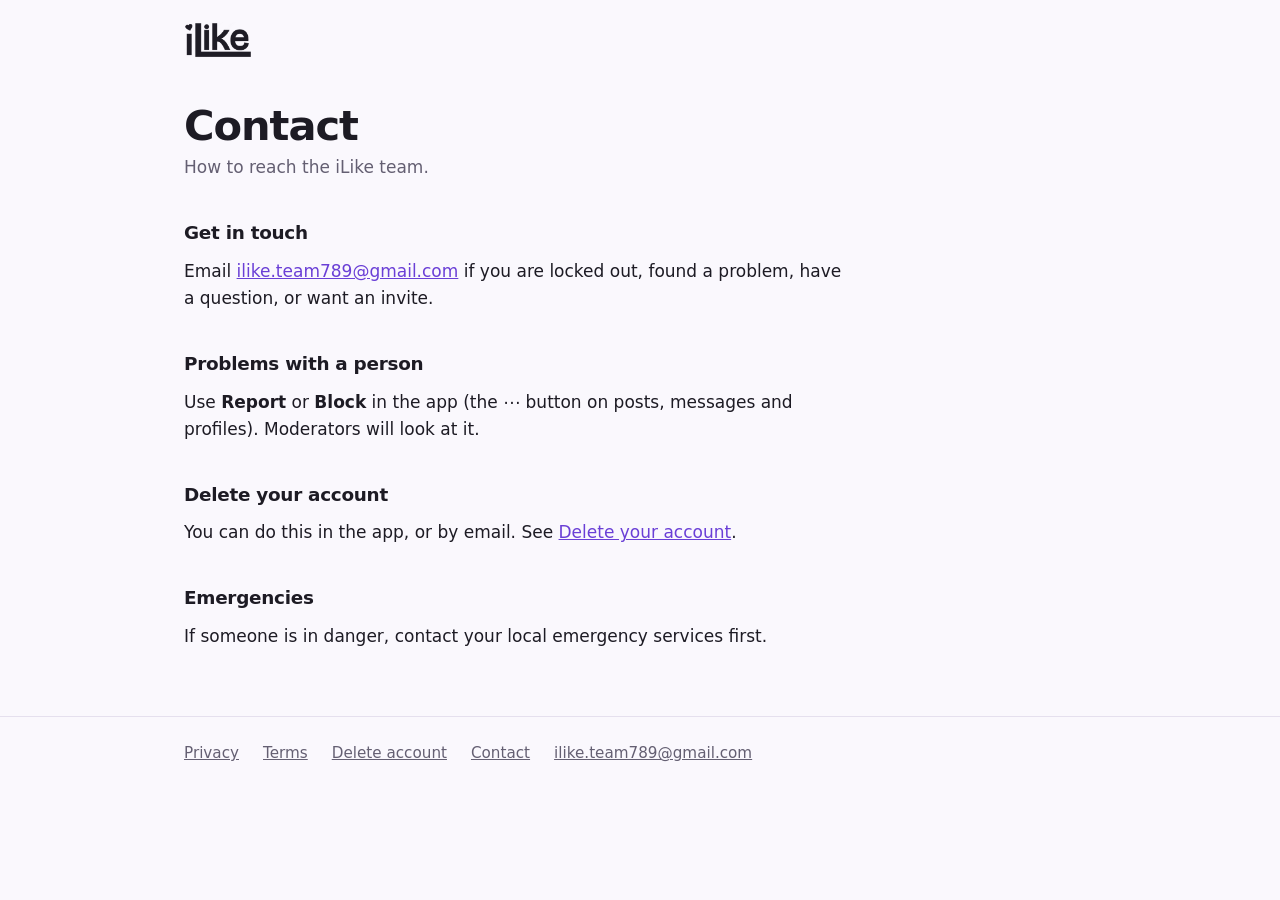
<file: contact.html>
<!DOCTYPE html>
<html lang="en">
<head>
<meta charset="UTF-8">
<meta name="viewport" content="width=device-width, initial-scale=1">
<title>Contact · iLike</title>
<meta name="description" content="How to reach the iLike team, report a problem, or get help.">
<link rel="icon" href="assets/favicon.svg" type="image/svg+xml">
<link rel="icon" href="assets/favicon-32.png" sizes="32x32" type="image/png">
<link rel="apple-touch-icon" href="assets/apple-touch-icon.png">
<link rel="stylesheet" href="style.css">
</head>
<body>
<header><div class="wrap"><a class="brand" href="./" aria-label="iLike home"><img class="logo logo-d" src="assets/logo-d.png" width="68" height="36" alt="iLike"><img class="logo logo-w" src="assets/logo-w.png" width="68" height="36" alt="iLike"></a></div></header>
<main><div class="page"><div class="wrap">
<h1>Contact</h1>
<p class="sub">How to reach the iLike team.</p>
<div class="prose">
    <h2>Get in touch</h2>
    <p>Email <a href="mailto:ilike.team789@gmail.com">ilike.team789@gmail.com</a> if you are locked out, found a problem, have a question, or want an invite.</p>

    <h2>Problems with a person</h2>
    <p>Use <strong>Report</strong> or <strong>Block</strong> in the app (the ⋯ button on posts, messages and profiles). Moderators will look at it.</p>

    <h2>Delete your account</h2>
    <p>You can do this in the app, or by email. See <a href="delete-account.html">Delete your account</a>.</p>

    <h2>Emergencies</h2>
    <p>If someone is in danger, contact your local emergency services first.</p>
</div>
</div></div></main>
<footer><div class="wrap">
<a href="privacy.html">Privacy</a><a href="terms.html">Terms</a><a href="delete-account.html">Delete account</a><a href="contact.html">Contact</a><a href="mailto:ilike.team789@gmail.com">ilike.team789@gmail.com</a>
</div></footer>
</body>
</html>
</file>
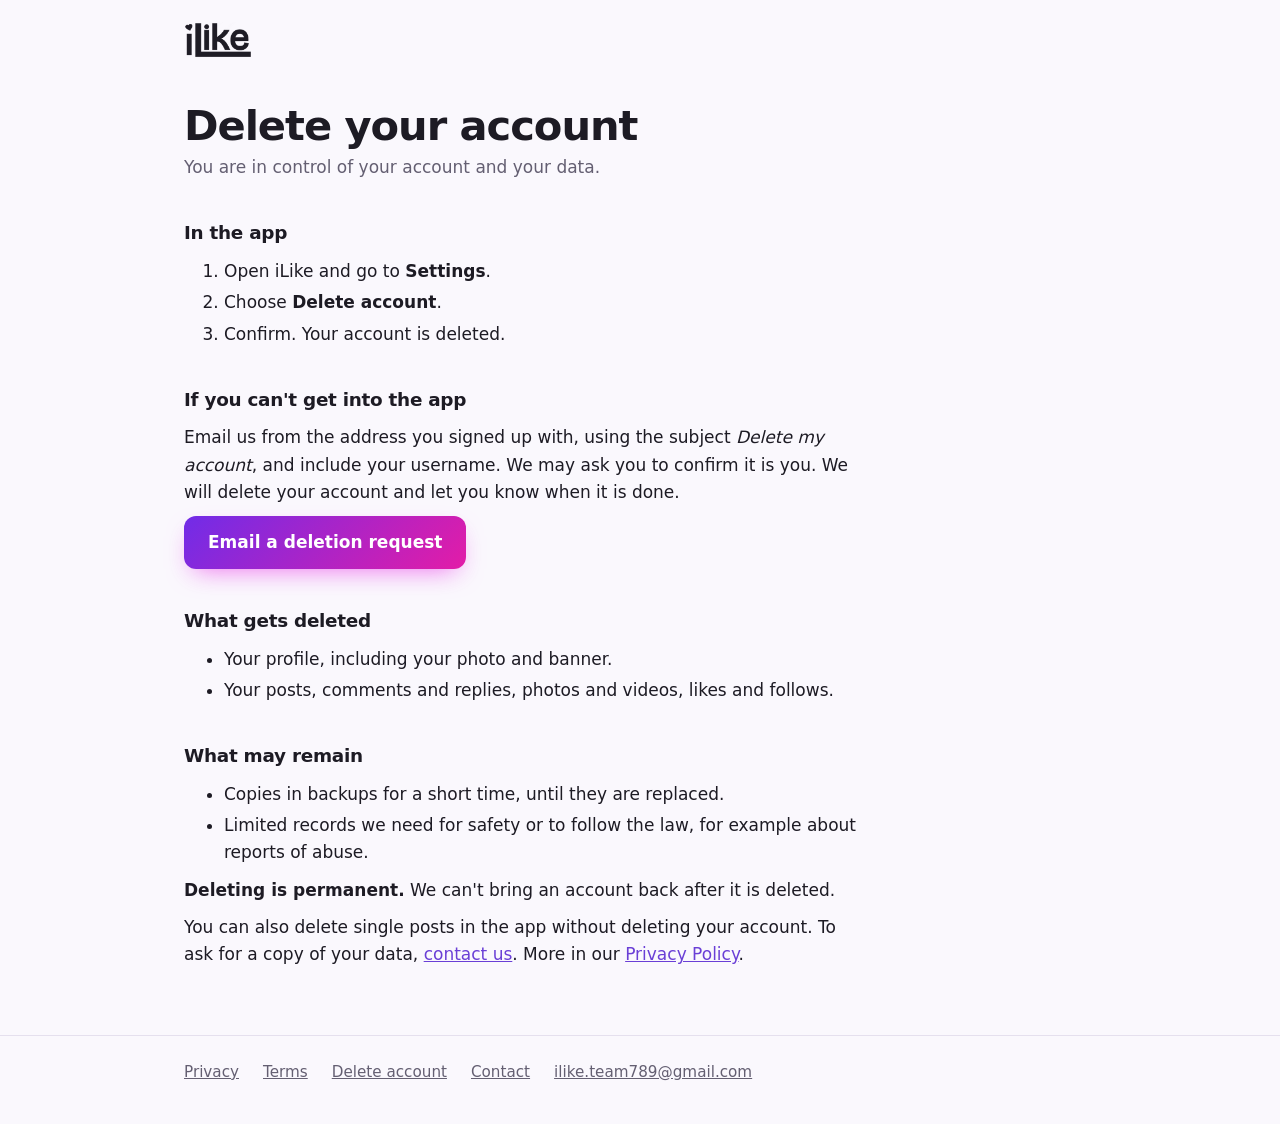
<file: delete-account.html>
<!DOCTYPE html>
<html lang="en">
<head>
<meta charset="UTF-8">
<meta name="viewport" content="width=device-width, initial-scale=1">
<title>Delete your account · iLike</title>
<meta name="description" content="How to delete your iLike account and data.">
<link rel="icon" href="assets/favicon.svg" type="image/svg+xml">
<link rel="icon" href="assets/favicon-32.png" sizes="32x32" type="image/png">
<link rel="apple-touch-icon" href="assets/apple-touch-icon.png">
<link rel="stylesheet" href="style.css">
</head>
<body>
<header><div class="wrap"><a class="brand" href="./" aria-label="iLike home"><img class="logo logo-d" src="assets/logo-d.png" width="68" height="36" alt="iLike"><img class="logo logo-w" src="assets/logo-w.png" width="68" height="36" alt="iLike"></a></div></header>
<main><div class="page"><div class="wrap">
<h1>Delete your account</h1>
<p class="sub">You are in control of your account and your data.</p>
<div class="prose">
    <h2>In the app</h2>
    <ol>
      <li>Open iLike and go to <strong>Settings</strong>.</li>
      <li>Choose <strong>Delete account</strong>.</li>
      <li>Confirm. Your account is deleted.</li>
    </ol>

    <h2>If you can't get into the app</h2>
    <p>Email us from the address you signed up with, using the subject <em>Delete my account</em>, and include your username. We may ask you to confirm it is you. We will delete your account and let you know when it is done.</p>
    <p><a class="btn" href="mailto:ilike.team789@gmail.com?subject=Delete%20my%20account&amp;body=My%20username%3A%20">Email a deletion request</a></p>

    <h2>What gets deleted</h2>
    <ul>
      <li>Your profile, including your photo and banner.</li>
      <li>Your posts, comments and replies, photos and videos, likes and follows.</li>
    </ul>

    <h2>What may remain</h2>
    <ul>
      <li>Copies in backups for a short time, until they are replaced.</li>
      <li>Limited records we need for safety or to follow the law, for example about reports of abuse.</li>
    </ul>
    <p><strong>Deleting is permanent.</strong> We can't bring an account back after it is deleted.</p>
    <p>You can also delete single posts in the app without deleting your account. To ask for a copy of your data, <a href="mailto:ilike.team789@gmail.com?subject=Privacy">contact us</a>. More in our <a href="privacy.html">Privacy Policy</a>.</p>
</div>
</div></div></main>
<footer><div class="wrap">
<a href="privacy.html">Privacy</a><a href="terms.html">Terms</a><a href="delete-account.html">Delete account</a><a href="contact.html">Contact</a><a href="mailto:ilike.team789@gmail.com">ilike.team789@gmail.com</a>
</div></footer>
</body>
</html>
</file>
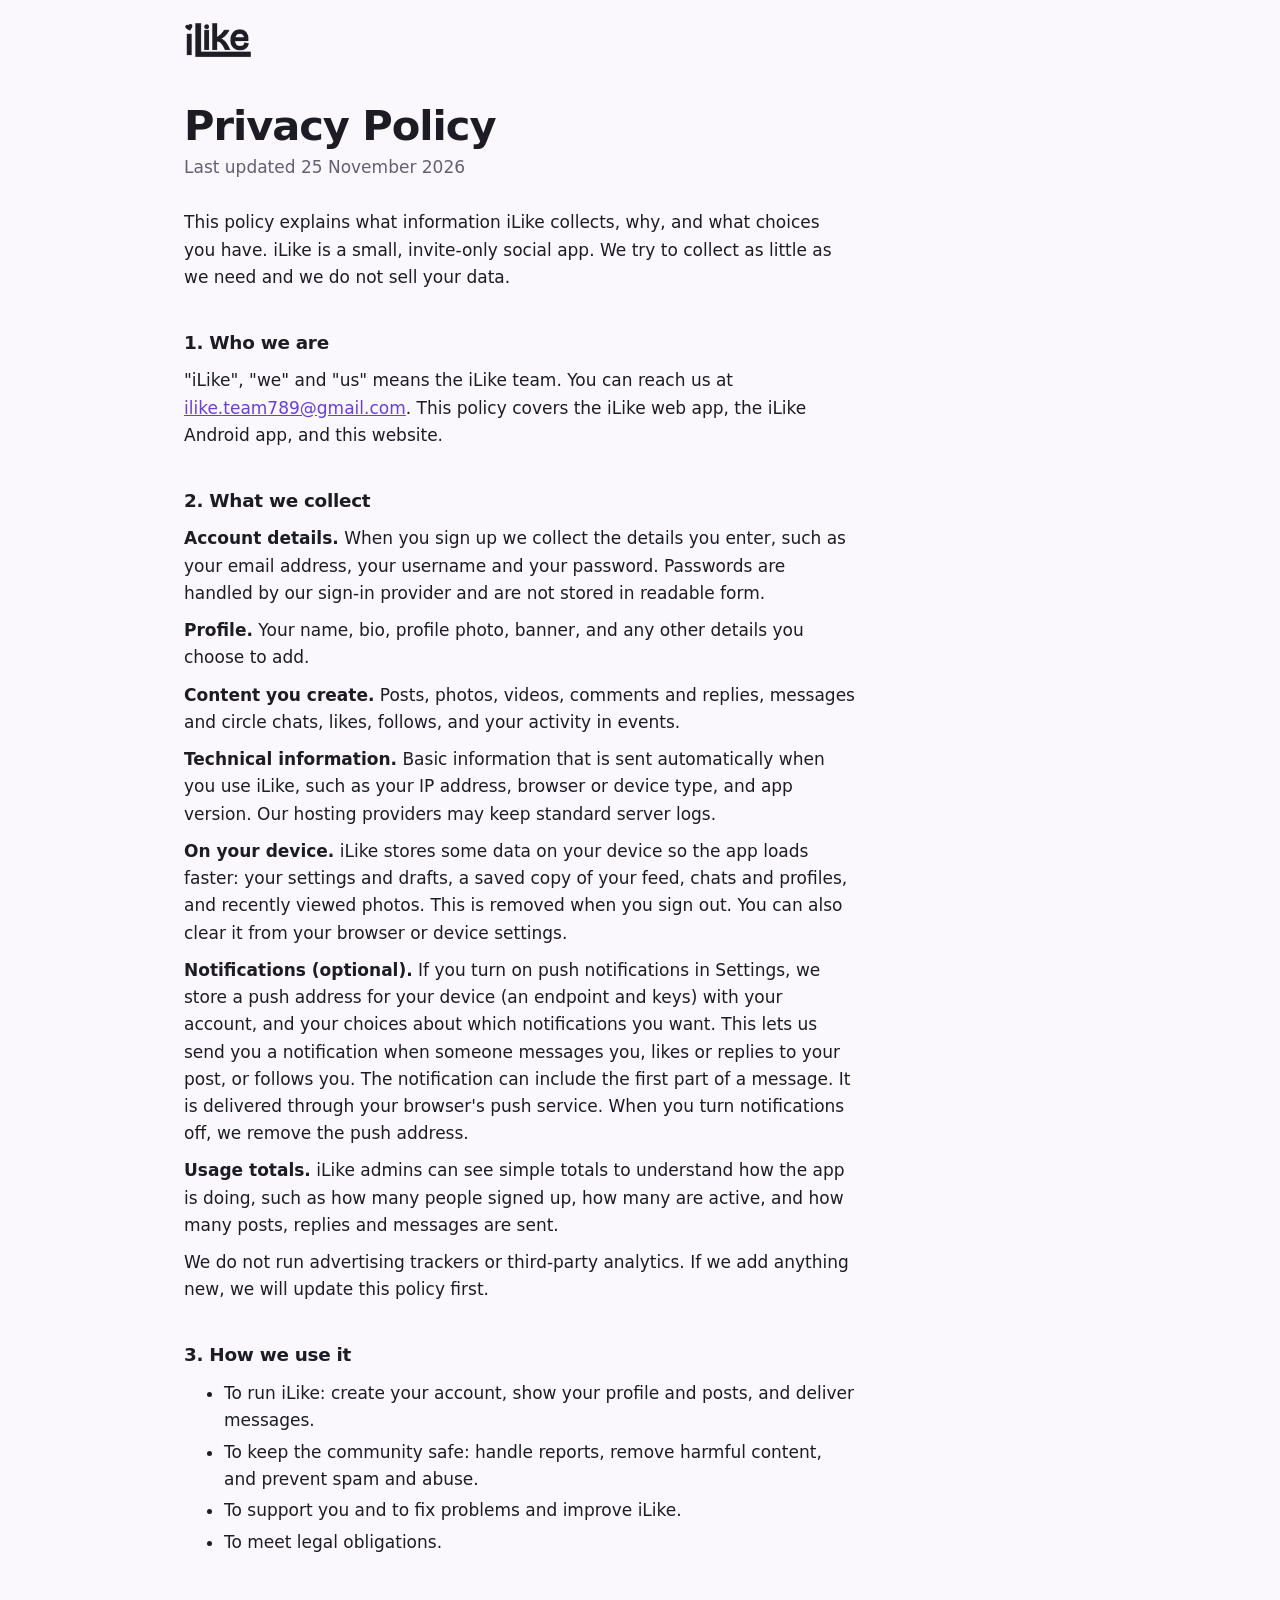
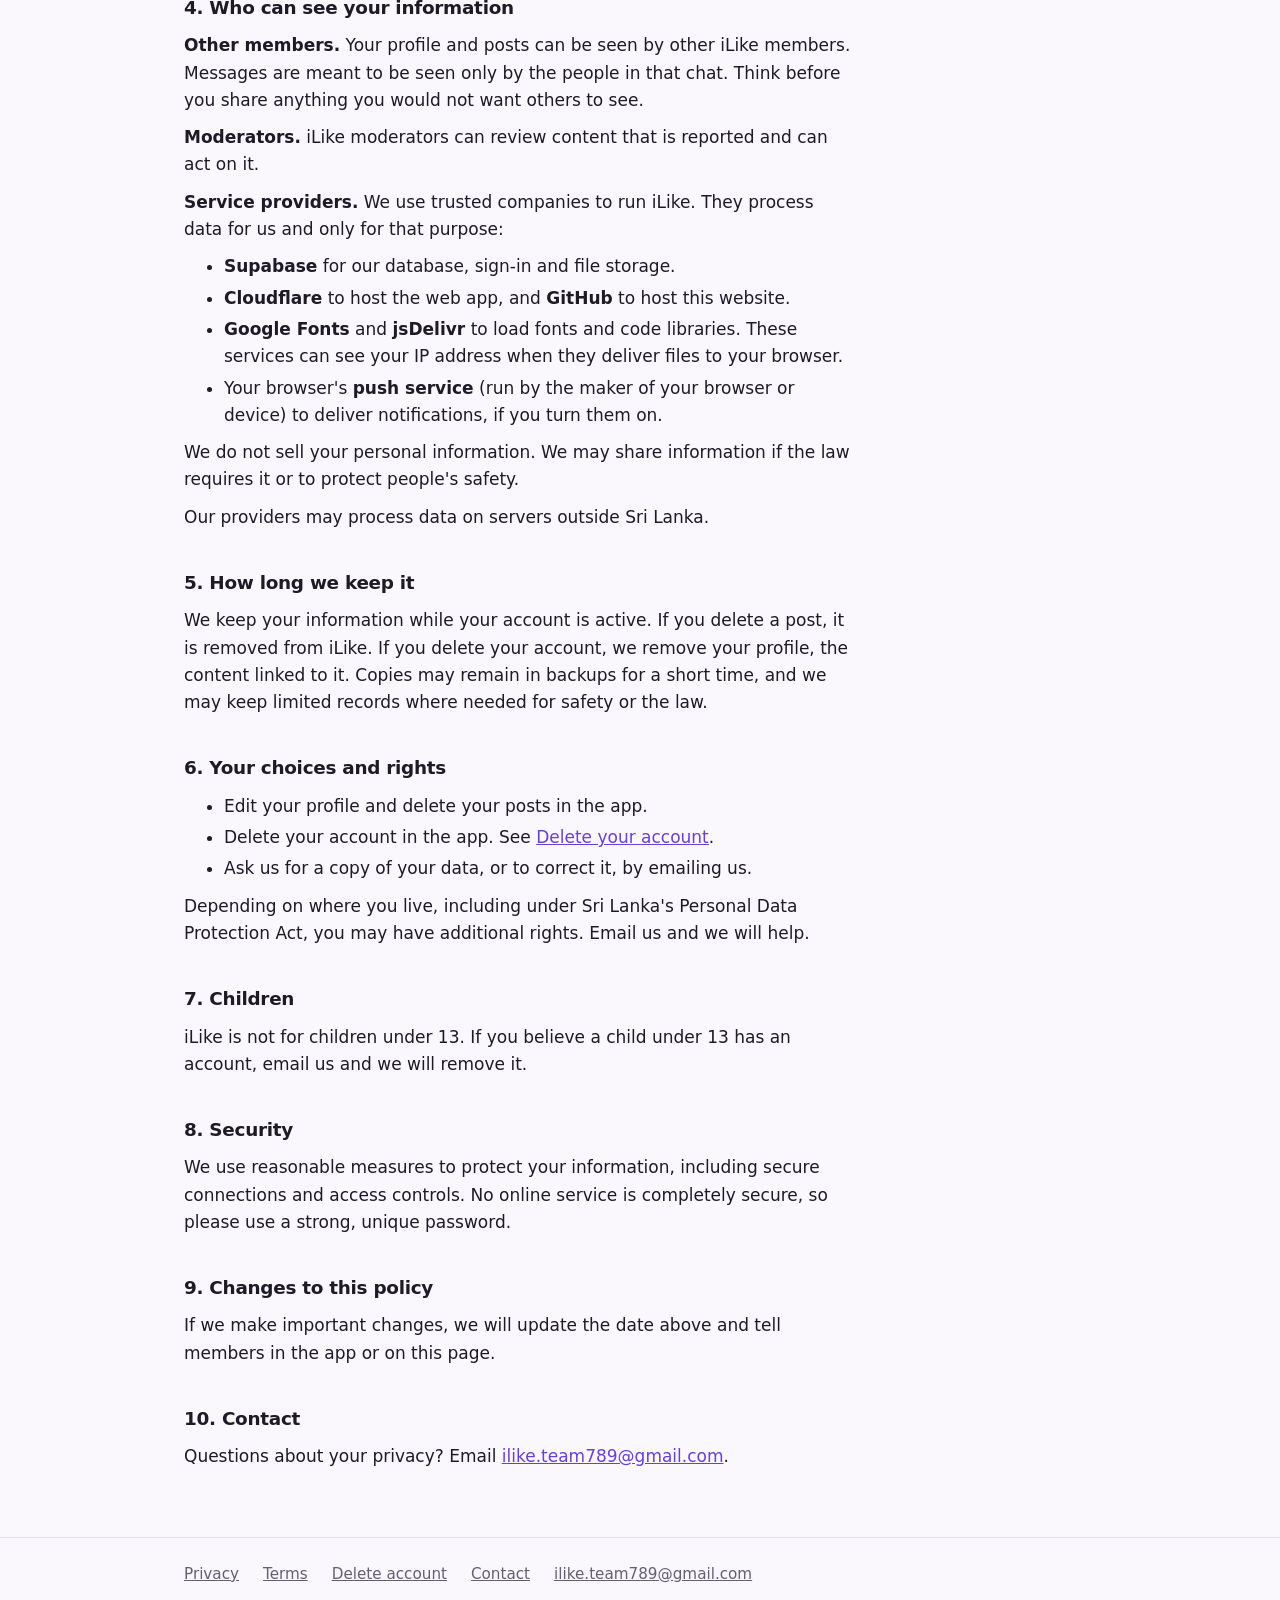
<file: privacy.html>
<!DOCTYPE html>
<html lang="en">
<head>
<meta charset="UTF-8">
<meta name="viewport" content="width=device-width, initial-scale=1">
<title>Privacy Policy · iLike</title>
<meta name="description" content="What iLike collects, why, and your choices.">
<link rel="icon" href="assets/favicon.svg" type="image/svg+xml">
<link rel="icon" href="assets/favicon-32.png" sizes="32x32" type="image/png">
<link rel="apple-touch-icon" href="assets/apple-touch-icon.png">
<link rel="stylesheet" href="style.css">
</head>
<body>
<header><div class="wrap"><a class="brand" href="./" aria-label="iLike home"><img class="logo logo-d" src="assets/logo-d.png" width="68" height="36" alt="iLike"><img class="logo logo-w" src="assets/logo-w.png" width="68" height="36" alt="iLike"></a></div></header>
<main><div class="page"><div class="wrap">
<h1>Privacy Policy</h1>
<p class="sub">Last updated 25 November 2026</p>
<div class="prose">
    <p>This policy explains what information iLike collects, why, and what choices you have. iLike is a small, invite-only social app. We try to collect as little as we need and we do not sell your data.</p>

    <h2>1. Who we are</h2>
    <p>"iLike", "we" and "us" means the iLike team. You can reach us at <a href="mailto:ilike.team789@gmail.com">ilike.team789@gmail.com</a>. This policy covers the iLike web app, the iLike Android app, and this website.</p>

    <h2>2. What we collect</h2>
    <p><strong>Account details.</strong> When you sign up we collect the details you enter, such as your email address, your username and your password. Passwords are handled by our sign-in provider and are not stored in readable form.</p>
    <p><strong>Profile.</strong> Your name, bio, profile photo, banner, and any other details you choose to add.</p>
    <p><strong>Content you create.</strong> Posts, photos, videos, comments and replies, messages and circle chats, likes, follows, and your activity in events.</p>
    <p><strong>Technical information.</strong> Basic information that is sent automatically when you use iLike, such as your IP address, browser or device type, and app version. Our hosting providers may keep standard server logs.</p>
    <p><strong>On your device.</strong> iLike stores some data on your device so the app loads faster: your settings and drafts, a saved copy of your feed, chats and profiles, and recently viewed photos. This is removed when you sign out. You can also clear it from your browser or device settings.</p>
    <p><strong>Notifications (optional).</strong> If you turn on push notifications in Settings, we store a push address for your device (an endpoint and keys) with your account, and your choices about which notifications you want. This lets us send you a notification when someone messages you, likes or replies to your post, or follows you. The notification can include the first part of a message. It is delivered through your browser's push service. When you turn notifications off, we remove the push address.</p>
    <p><strong>Usage totals.</strong> iLike admins can see simple totals to understand how the app is doing, such as how many people signed up, how many are active, and how many posts, replies and messages are sent.</p>
    <p>We do not run advertising trackers or third-party analytics. If we add anything new, we will update this policy first.</p>

    <h2>3. How we use it</h2>
    <ul>
      <li>To run iLike: create your account, show your profile and posts, and deliver messages.</li>
      <li>To keep the community safe: handle reports, remove harmful content, and prevent spam and abuse.</li>
      <li>To support you and to fix problems and improve iLike.</li>
      <li>To meet legal obligations.</li>
    </ul>

    <h2>4. Who can see your information</h2>
    <p><strong>Other members.</strong> Your profile and posts can be seen by other iLike members. Messages are meant to be seen only by the people in that chat. Think before you share anything you would not want others to see.</p>
    <p><strong>Moderators.</strong> iLike moderators can review content that is reported and can act on it.</p>
    <p><strong>Service providers.</strong> We use trusted companies to run iLike. They process data for us and only for that purpose:</p>
    <ul>
      <li><strong>Supabase</strong> for our database, sign-in and file storage.</li>
      <li><strong>Cloudflare</strong> to host the web app, and <strong>GitHub</strong> to host this website.</li>
      <li><strong>Google Fonts</strong> and <strong>jsDelivr</strong> to load fonts and code libraries. These services can see your IP address when they deliver files to your browser.</li>
      <li>Your browser's <strong>push service</strong> (run by the maker of your browser or device) to deliver notifications, if you turn them on.</li>
    </ul>
    <p>We do not sell your personal information. We may share information if the law requires it or to protect people's safety.</p>
    <p>Our providers may process data on servers outside Sri Lanka.</p>

    <h2>5. How long we keep it</h2>
    <p>We keep your information while your account is active. If you delete a post, it is removed from iLike. If you delete your account, we remove your profile, the content linked to it. Copies may remain in backups for a short time, and we may keep limited records where needed for safety or the law.</p>

    <h2>6. Your choices and rights</h2>
    <ul>
      <li>Edit your profile and delete your posts in the app.</li>
      <li>Delete your account in the app. See <a href="delete-account.html">Delete your account</a>.</li>
      <li>Ask us for a copy of your data, or to correct it, by emailing us.</li>
    </ul>
    <p>Depending on where you live, including under Sri Lanka's Personal Data Protection Act, you may have additional rights. Email us and we will help.</p>

    <h2>7. Children</h2>
    <p>iLike is not for children under 13. If you believe a child under 13 has an account, email us and we will remove it.</p>

    <h2>8. Security</h2>
    <p>We use reasonable measures to protect your information, including secure connections and access controls. No online service is completely secure, so please use a strong, unique password.</p>

    <h2>9. Changes to this policy</h2>
    <p>If we make important changes, we will update the date above and tell members in the app or on this page.</p>

    <h2>10. Contact</h2>
    <p>Questions about your privacy? Email <a href="mailto:ilike.team789@gmail.com">ilike.team789@gmail.com</a>.</p>
</div>
</div></div></main>
<footer><div class="wrap">
<a href="privacy.html">Privacy</a><a href="terms.html">Terms</a><a href="delete-account.html">Delete account</a><a href="contact.html">Contact</a><a href="mailto:ilike.team789@gmail.com">ilike.team789@gmail.com</a>
</div></footer>
</body>
</html>
</file>
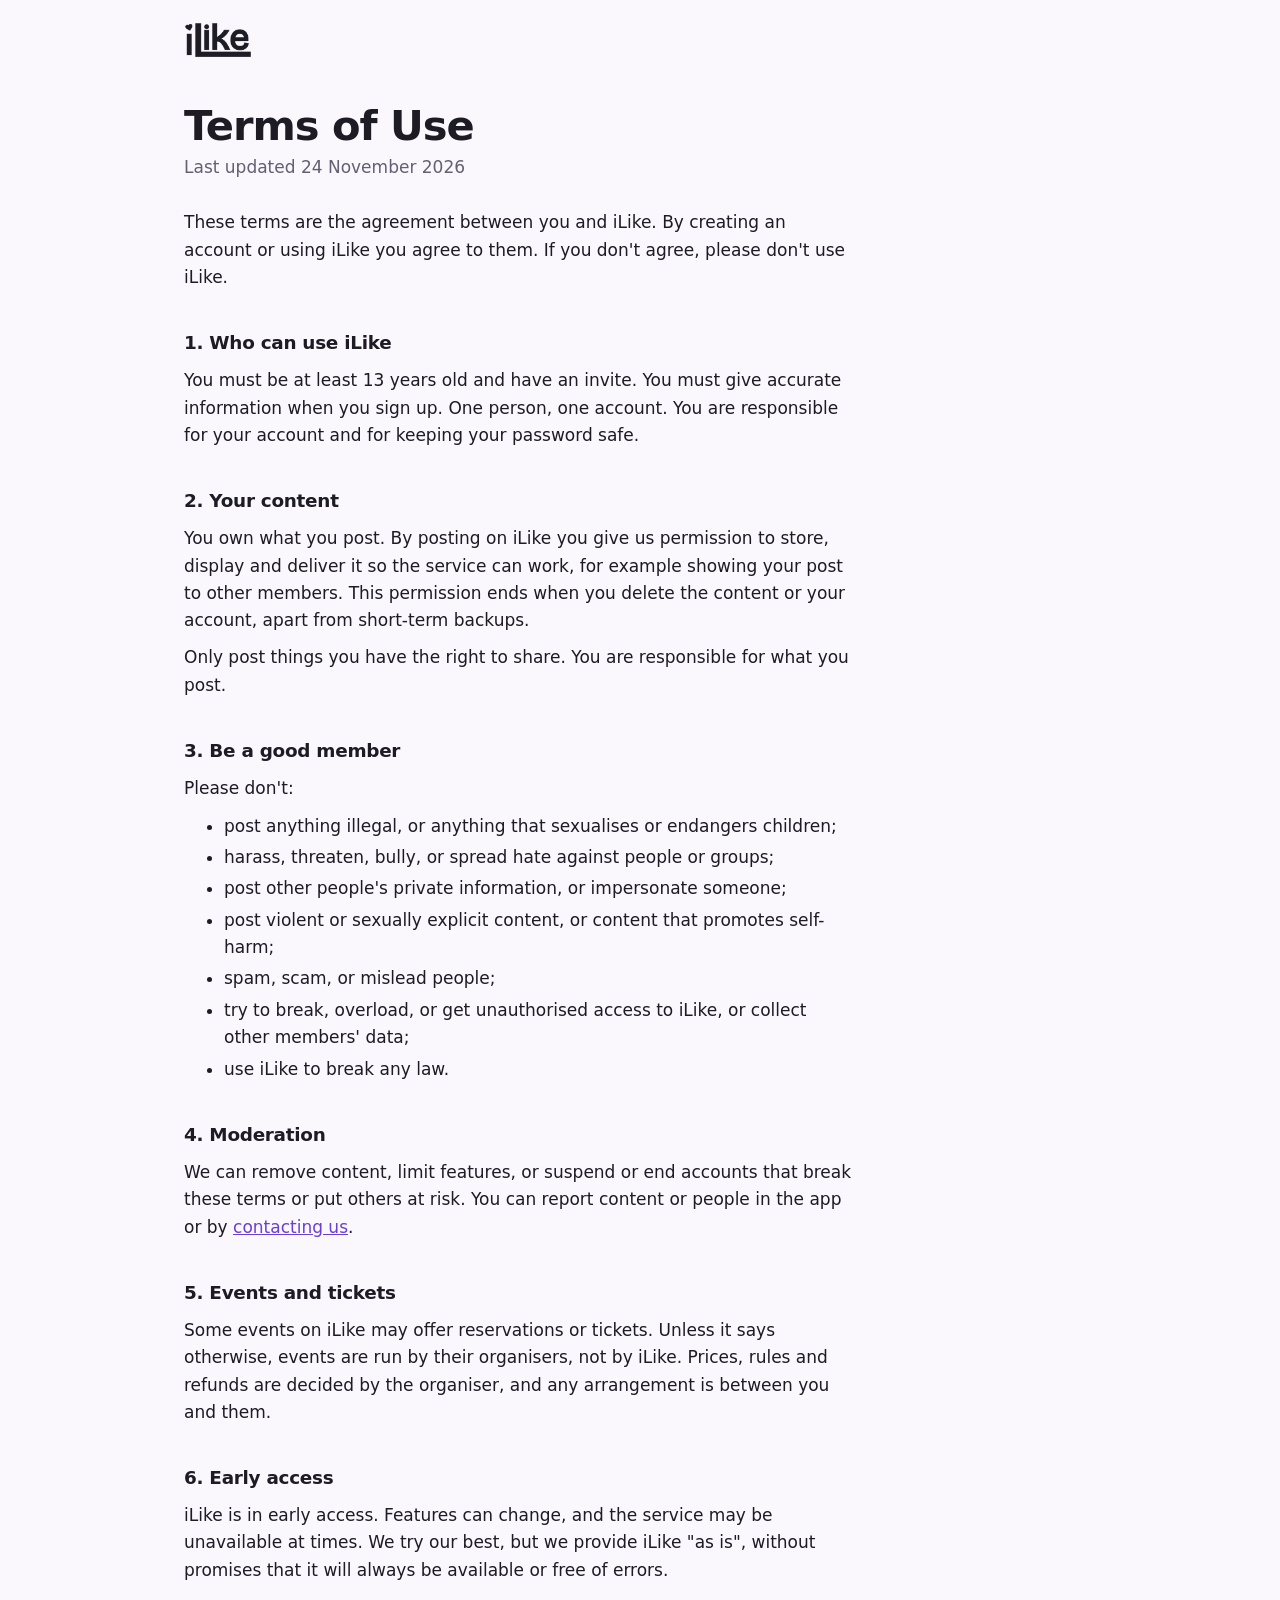
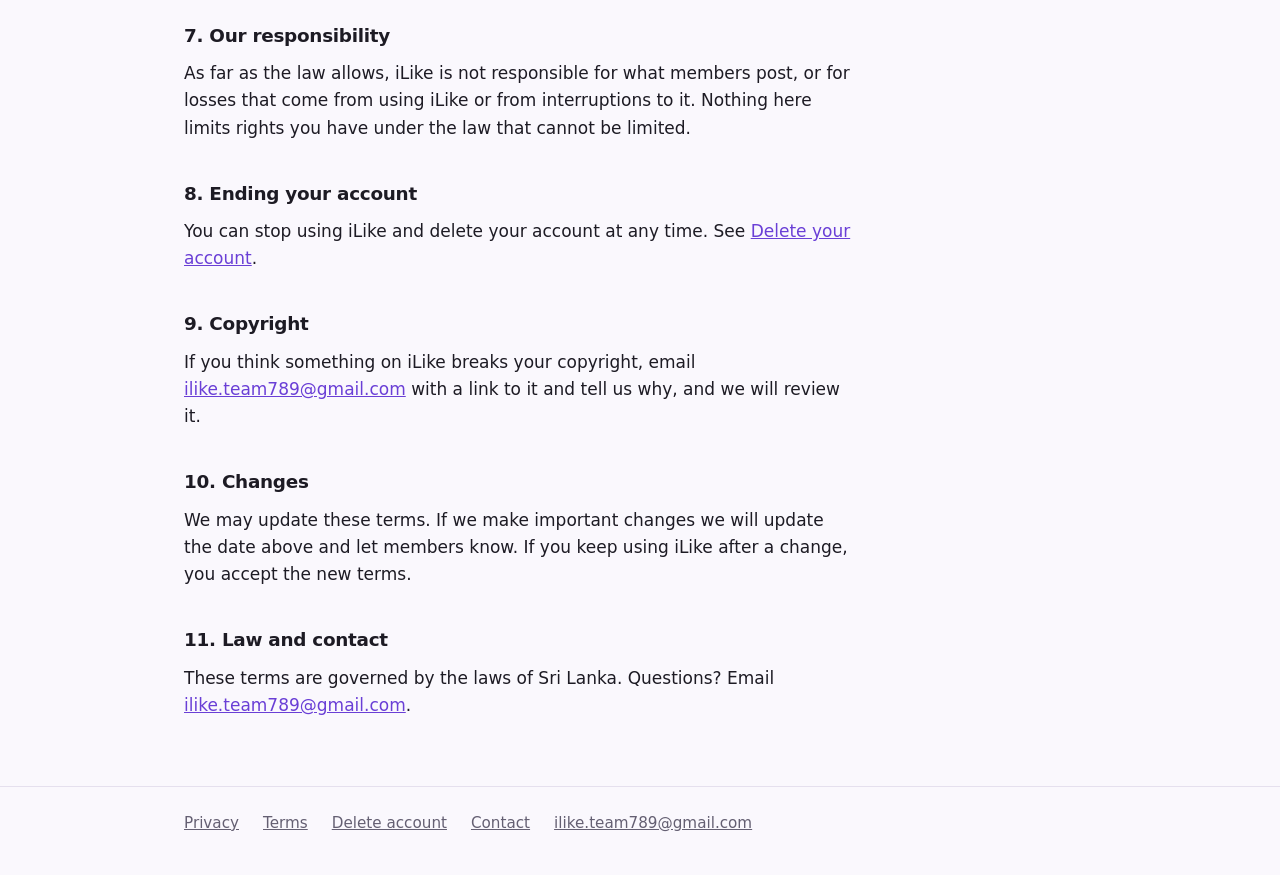
<file: terms.html>
<!DOCTYPE html>
<html lang="en">
<head>
<meta charset="UTF-8">
<meta name="viewport" content="width=device-width, initial-scale=1">
<title>Terms of Use · iLike</title>
<meta name="description" content="The agreement for using iLike.">
<link rel="icon" href="assets/favicon.svg" type="image/svg+xml">
<link rel="icon" href="assets/favicon-32.png" sizes="32x32" type="image/png">
<link rel="apple-touch-icon" href="assets/apple-touch-icon.png">
<link rel="stylesheet" href="style.css">
</head>
<body>
<header><div class="wrap"><a class="brand" href="./" aria-label="iLike home"><img class="logo logo-d" src="assets/logo-d.png" width="68" height="36" alt="iLike"><img class="logo logo-w" src="assets/logo-w.png" width="68" height="36" alt="iLike"></a></div></header>
<main><div class="page"><div class="wrap">
<h1>Terms of Use</h1>
<p class="sub">Last updated 24 November 2026</p>
<div class="prose">
    <p>These terms are the agreement between you and iLike. By creating an account or using iLike you agree to them. If you don't agree, please don't use iLike.</p>

    <h2>1. Who can use iLike</h2>
    <p>You must be at least 13 years old and have an invite. You must give accurate information when you sign up. One person, one account. You are responsible for your account and for keeping your password safe.</p>

    <h2>2. Your content</h2>
    <p>You own what you post. By posting on iLike you give us permission to store, display and deliver it so the service can work, for example showing your post to other members. This permission ends when you delete the content or your account, apart from short-term backups.</p>
    <p>Only post things you have the right to share. You are responsible for what you post.</p>

    <h2>3. Be a good member</h2>
    <p>Please don't:</p>
    <ul>
      <li>post anything illegal, or anything that sexualises or endangers children;</li>
      <li>harass, threaten, bully, or spread hate against people or groups;</li>
      <li>post other people's private information, or impersonate someone;</li>
      <li>post violent or sexually explicit content, or content that promotes self-harm;</li>
      <li>spam, scam, or mislead people;</li>
      <li>try to break, overload, or get unauthorised access to iLike, or collect other members' data;</li>
      <li>use iLike to break any law.</li>
    </ul>

    <h2>4. Moderation</h2>
    <p>We can remove content, limit features, or suspend or end accounts that break these terms or put others at risk. You can report content or people in the app or by <a href="mailto:ilike.team789@gmail.com?subject=Report">contacting us</a>.</p>

    <h2>5. Events and tickets</h2>
    <p>Some events on iLike may offer reservations or tickets. Unless it says otherwise, events are run by their organisers, not by iLike. Prices, rules and refunds are decided by the organiser, and any arrangement is between you and them.</p>

    <h2>6. Early access</h2>
    <p>iLike is in early access. Features can change, and the service may be unavailable at times. We try our best, but we provide iLike "as is", without promises that it will always be available or free of errors.</p>

    <h2>7. Our responsibility</h2>
    <p>As far as the law allows, iLike is not responsible for what members post, or for losses that come from using iLike or from interruptions to it. Nothing here limits rights you have under the law that cannot be limited.</p>

    <h2>8. Ending your account</h2>
    <p>You can stop using iLike and delete your account at any time. See <a href="delete-account.html">Delete your account</a>.</p>

    <h2>9. Copyright</h2>
    <p>If you think something on iLike breaks your copyright, email <a href="mailto:ilike.team789@gmail.com">ilike.team789@gmail.com</a> with a link to it and tell us why, and we will review it.</p>

    <h2>10. Changes</h2>
    <p>We may update these terms. If we make important changes we will update the date above and let members know. If you keep using iLike after a change, you accept the new terms.</p>

    <h2>11. Law and contact</h2>
    <p>These terms are governed by the laws of Sri Lanka. Questions? Email <a href="mailto:ilike.team789@gmail.com">ilike.team789@gmail.com</a>.</p>
</div>
</div></div></main>
<footer><div class="wrap">
<a href="privacy.html">Privacy</a><a href="terms.html">Terms</a><a href="delete-account.html">Delete account</a><a href="contact.html">Contact</a><a href="mailto:ilike.team789@gmail.com">ilike.team789@gmail.com</a>
</div></footer>
</body>
</html>
</file>
<file: style.css>
:root{color-scheme:light dark;--bg:#faf8fd;--card:#fff;--text:#1d1b24;--mute:#645f72;--line:#e5e0ee;--accent:#6a3fd6;
--grad-btn:linear-gradient(135deg,hsl(262 80% 54%),hsl(318 78% 50%));
--g1:hsl(262 90% 62%/.20);--g2:hsl(335 95% 66%/.18);--shot:hsl(270 70% 45%/.35)}
@media(prefers-color-scheme:dark){:root{--bg:#120e19;--card:#1b1625;--text:#f1eef8;--mute:#a49fb4;--line:#2c2538;--accent:#b79cff;
--g1:hsl(262 90% 60%/.30);--g2:hsl(335 90% 60%/.20);--shot:hsl(270 90% 55%/.40)}}
*{box-sizing:border-box}
body{margin:0;overflow-x:hidden;font:17px/1.6 system-ui,-apple-system,"Segoe UI",Roboto,sans-serif;background:var(--bg);color:var(--text)}
a{color:var(--accent)}
:focus-visible{outline:2px solid var(--accent);outline-offset:3px;border-radius:4px}
.wrap{max-width:960px;margin:0 auto;padding:0 24px}
header{padding:22px 0}
.brand{display:inline-block}
.logo{display:block;height:36px;width:auto}
.logo-w{display:none}
@media(prefers-color-scheme:dark){.logo-d{display:none}.logo-w{display:block}}
.hero{position:relative;padding:36px 0 24px}
.hero::before{content:"";position:absolute;z-index:-1;left:0;right:0;top:-100px;height:680px;
 background:radial-gradient(55% 60% at 12% 18%,var(--g1),transparent 70%),radial-gradient(45% 55% at 88% 8%,var(--g2),transparent 70%)}
h1{font-size:clamp(2.3rem,6.4vw,3.9rem);line-height:1.06;letter-spacing:-.025em;font-weight:800;margin:0 0 16px;max-width:12em}
.lead{font-size:1.15rem;color:var(--mute);max-width:34em;margin:0 0 28px}
.btn{display:inline-block;background:var(--grad-btn);color:#fff;padding:13px 24px;border-radius:12px;font-weight:700;text-decoration:none;box-shadow:0 10px 26px -10px hsl(300 80% 50%/.65);transition:transform .15s,box-shadow .15s}
.btn:hover{transform:translateY(-2px);box-shadow:0 14px 30px -10px hsl(300 80% 50%/.7)}
.note{margin:14px 0 0;color:var(--mute);font-size:.95rem}
.shots{display:flex;justify-content:center;align-items:flex-start;padding:48px 24px 8px}
.shots img{display:block;width:30%;max-width:280px;height:auto;border-radius:24px;border:1px solid var(--line);background:var(--card);box-shadow:0 34px 60px -26px var(--shot)}
.shots img:nth-child(1){transform:rotate(-4deg) translateY(26px);margin-right:-2%}
.shots img:nth-child(2){position:relative;z-index:1;width:33%;max-width:310px}
.shots img:nth-child(3){transform:rotate(4deg) translateY(26px);margin-left:-2%}
section{padding:64px 0 16px;margin-top:24px;background:linear-gradient(180deg,transparent,hsl(270 80% 60%/.07) 40%,transparent)}
h2{font-size:1.7rem;letter-spacing:-.015em;margin:0 0 8px}
section>.wrap>p{color:var(--mute);max-width:36em;margin:0}
.flow{list-style:none;counter-reset:s;display:grid;grid-template-columns:repeat(3,1fr);gap:36px;padding:0;margin:28px 0 20px}
.flow li{--h:262;counter-increment:s;position:relative;background:var(--card);border:1px solid var(--line);border-top:3px solid hsl(var(--h) 80% 62%);border-radius:14px;padding:16px 18px}
.flow li:nth-child(2){--h:292}.flow li:nth-child(3){--h:335}
.flow li::before{content:counter(s);display:grid;place-items:center;width:30px;height:30px;border-radius:50%;background:var(--grad-btn);color:#fff;font-weight:700;font-size:.9rem;margin-bottom:10px}
.flow li:not(:last-child)::after{content:"\2192";position:absolute;right:-27px;top:50%;transform:translateY(-50%);color:var(--accent);font-size:1.4rem;font-weight:700}
.flow b{display:block;margin-bottom:2px}
.flow span{color:var(--mute);font-size:.95rem;line-height:1.5;display:block}
footer{margin-top:48px;border-top:1px solid var(--line);padding:24px 0 40px;color:var(--mute);font-size:.95rem}
footer .wrap{display:flex;flex-wrap:wrap;gap:8px 24px}
footer a{color:inherit}
.page{padding:16px 0 8px}
.page h1{font-size:clamp(1.9rem,5vw,2.6rem);margin-bottom:6px}
.sub{color:var(--mute);margin:0 0 28px}
.prose{max-width:42rem}
.prose h2{font-size:1.15rem;margin:2em 0 .4em}
.prose p,.prose ul,.prose ol{margin:.6em 0}
.prose li{margin:.25em 0}
@media(max-width:640px){
 .shots{display:grid;justify-content:start;align-items:start;grid-auto-flow:column;grid-auto-columns:64%;gap:16px;overflow-x:auto;padding:32px 24px 64px}
 .shots img,.shots img:nth-child(n){width:100%;max-width:none;transform:none;margin:0;box-shadow:0 18px 30px -18px var(--shot)}
 .flow{grid-template-columns:1fr;gap:34px}
 .flow li:not(:last-child)::after{content:"\2193";top:auto;bottom:-33px;right:22px;transform:none}
}
@media(prefers-reduced-motion:reduce){.btn{transition:none}.btn:hover{transform:none}}
</file>
